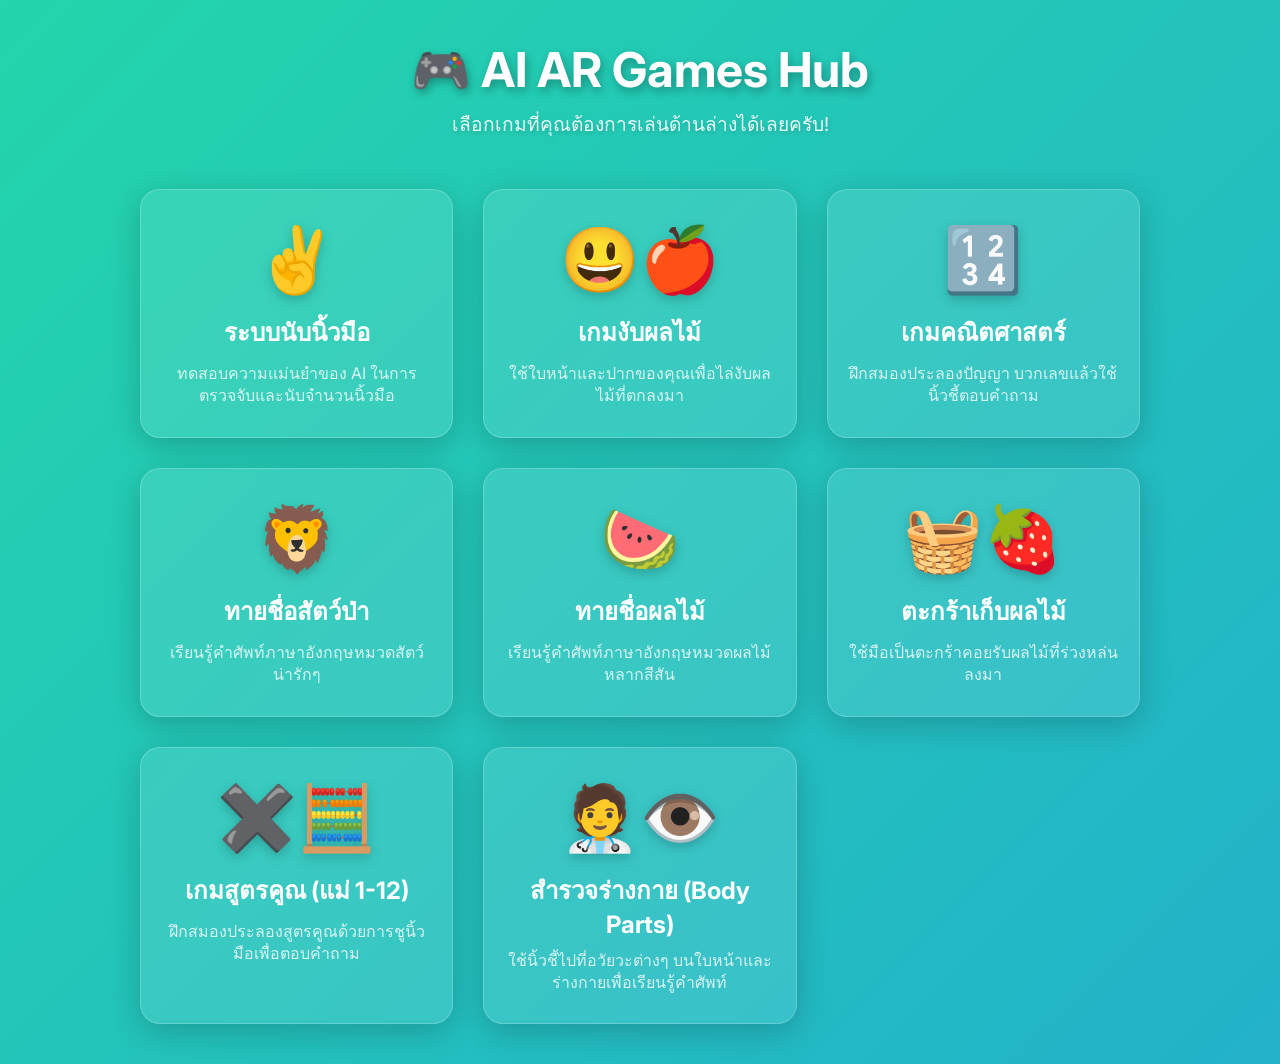
<file: index.html>
<!DOCTYPE html>
<html lang="th">
<head>
    <meta charset="UTF-8">
    <meta name="viewport" content="width=device-width, initial-scale=1.0">
    <title>AI Mini Games Hub</title>
    <!-- Google Fonts for modern typography -->
    <link rel="preconnect" href="https://fonts.googleapis.com">
    <link rel="preconnect" href="https://fonts.gstatic.com" crossorigin>
    <link href="https://fonts.googleapis.com/css2?family=Inter:wght@400;700&display=swap" rel="stylesheet">
    <link rel="stylesheet" href="index.css">
</head>
<body>

    <header>
        <h1>🎮 AI AR Games Hub</h1>
        <p class="subtitle">เลือกเกมที่คุณต้องการเล่นด้านล่างได้เลยครับ!</p>
    </header>

    <div class="menu-grid">
        <!-- Finger Counter -->
        <a href="finger.html" class="game-card">
            <div class="game-icon">✌️</div>
            <h2 class="game-title">ระบบนับนิ้วมือ</h2>
            <p class="game-desc">ทดสอบความแม่นยำของ AI ในการตรวจจับและนับจำนวนนิ้วมือ</p>
        </a>

        <!-- Face Catching Game -->
        <a href="game1.html" class="game-card">
            <div class="game-icon">😃🍎</div>
            <h2 class="game-title">เกมงับผลไม้</h2>
            <p class="game-desc">ใช้ใบหน้าและปากของคุณเพื่อไล่งับผลไม้ที่ตกลงมา</p>
        </a>

        <!-- Math Game -->
        <a href="game2.html" class="game-card">
            <div class="game-icon">🔢</div>
            <h2 class="game-title">เกมคณิตศาสตร์</h2>
            <p class="game-desc">ฝึกสมองประลองปัญญา บวกเลขแล้วใช้นิ้วชี้ตอบคำถาม</p>
        </a>

        <!-- Animal Vocab -->
        <a href="game3.html" class="game-card">
            <div class="game-icon">🦁</div>
            <h2 class="game-title">ทายชื่อสัตว์ป่า</h2>
            <p class="game-desc">เรียนรู้คำศัพท์ภาษาอังกฤษหมวดสัตว์น่ารักๆ</p>
        </a>

        <!-- Fruit Vocab -->
        <a href="game4.html" class="game-card">
            <div class="game-icon">🍉</div>
            <h2 class="game-title">ทายชื่อผลไม้</h2>
            <p class="game-desc">เรียนรู้คำศัพท์ภาษาอังกฤษหมวดผลไม้หลากสีสัน</p>
        </a>

        <!-- Catching Fruits -->
        <a href="game5.html" class="game-card">
            <div class="game-icon">🧺🍓</div>
            <h2 class="game-title">ตะกร้าเก็บผลไม้</h2>
            <p class="game-desc">ใช้มือเป็นตะกร้าคอยรับผลไม้ที่ร่วงหล่นลงมา</p>
        </a>

        <!-- Multiplication Table -->
        <a href="game6.html" class="game-card">
            <div class="game-icon">✖️🧮</div>
            <h2 class="game-title">เกมสูตรคูณ (แม่ 1-12)</h2>
            <p class="game-desc">ฝึกสมองประลองสูตรคูณด้วยการชูนิ้วมือเพื่อตอบคำถาม</p>
        </a>

        <!-- Body Parts AR Explorer -->
        <a href="game7.html" class="game-card">
            <div class="game-icon">🧑‍⚕️👁️</div>
            <h2 class="game-title">สำรวจร่างกาย (Body Parts)</h2>
            <p class="game-desc">ใช้นิ้วชี้ไปที่อวัยวะต่างๆ บนใบหน้าและร่างกายเพื่อเรียนรู้คำศัพท์</p>
        </a>
    </div>

</body>
</html>
</file>
<file: index.css>
body {
    margin: 0;
    padding: 0;
    font-family: 'Inter', 'Segoe UI', Tahoma, Geneva, Verdana, sans-serif;
    background: linear-gradient(-45deg, #ee7752, #e73c7e, #23a6d5, #23d5ab);
    background-size: 400% 400%;
    animation: gradientBG 15s ease infinite;
    color: white;
    min-height: 100vh;
    display: flex;
    flex-direction: column;
    align-items: center;
    padding: 40px 20px;
    box-sizing: border-box;
}

@keyframes gradientBG {
    0% { background-position: 0% 50%; }
    50% { background-position: 100% 50%; }
    100% { background-position: 0% 50%; }
}

header {
    text-align: center;
    margin-bottom: 50px;
    animation: fadeInDown 1s ease-out;
}

h1 {
    font-size: 3rem;
    margin: 0 0 10px 0;
    text-shadow: 2px 4px 10px rgba(0, 0, 0, 0.3);
}

p.subtitle {
    font-size: 1.2rem;
    opacity: 0.9;
    margin: 0;
    text-shadow: 1px 2px 5px rgba(0,0,0,0.2);
}

.menu-grid {
    display: grid;
    grid-template-columns: repeat(auto-fit, minmax(280px, 1fr));
    gap: 30px;
    max-width: 1000px;
    width: 100%;
    animation: fadeInUp 1s ease-out 0.3s both;
}

.game-card {
    background: rgba(255, 255, 255, 0.1);
    backdrop-filter: blur(15px);
    -webkit-backdrop-filter: blur(15px);
    border: 1px solid rgba(255, 255, 255, 0.2);
    border-radius: 20px;
    padding: 30px 20px;
    text-align: center;
    text-decoration: none;
    color: white;
    transition: all 0.4s cubic-bezier(0.175, 0.885, 0.32, 1.275);
    box-shadow: 0 8px 32px 0 rgba(0, 0, 0, 0.2);
    display: flex;
    flex-direction: column;
    align-items: center;
    position: relative;
    overflow: hidden;
}

.game-card::before {
    content: '';
    position: absolute;
    top: -50%;
    left: -50%;
    width: 200%;
    height: 200%;
    background: radial-gradient(circle, rgba(255,255,255,0.2) 0%, rgba(255,255,255,0) 70%);
    transform: scale(0);
    transition: transform 0.6s ease-out;
}

.game-card:hover::before {
    transform: scale(1);
}

.game-card:hover {
    transform: translateY(-10px) scale(1.05);
    box-shadow: 0 15px 40px 0 rgba(0, 0, 0, 0.3);
    background: rgba(255, 255, 255, 0.2);
    border-color: rgba(255, 255, 255, 0.5);
}

.game-icon {
    font-size: 4rem;
    margin-bottom: 15px;
    transition: transform 0.3s ease;
    filter: drop-shadow(0 4px 6px rgba(0,0,0,0.2));
}

.game-card:hover .game-icon {
    transform: scale(1.1) rotate(5deg);
}

.game-title {
    font-size: 1.5rem;
    font-weight: bold;
    margin: 0 0 10px 0;
}

.game-desc {
    font-size: 1rem;
    opacity: 0.8;
    margin: 0;
    line-height: 1.4;
}

/* Animations */
@keyframes fadeInDown {
    from { opacity: 0; transform: translateY(-30px); }
    to { opacity: 1; transform: translateY(0); }
}

@keyframes fadeInUp {
    from { opacity: 0; transform: translateY(40px); }
    to { opacity: 1; transform: translateY(0); }
}

/* Responsive tweaks */
@media (max-width: 600px) {
    h1 { font-size: 2.2rem; }
    .menu-grid { grid-template-columns: 1fr; }
}
</file>
